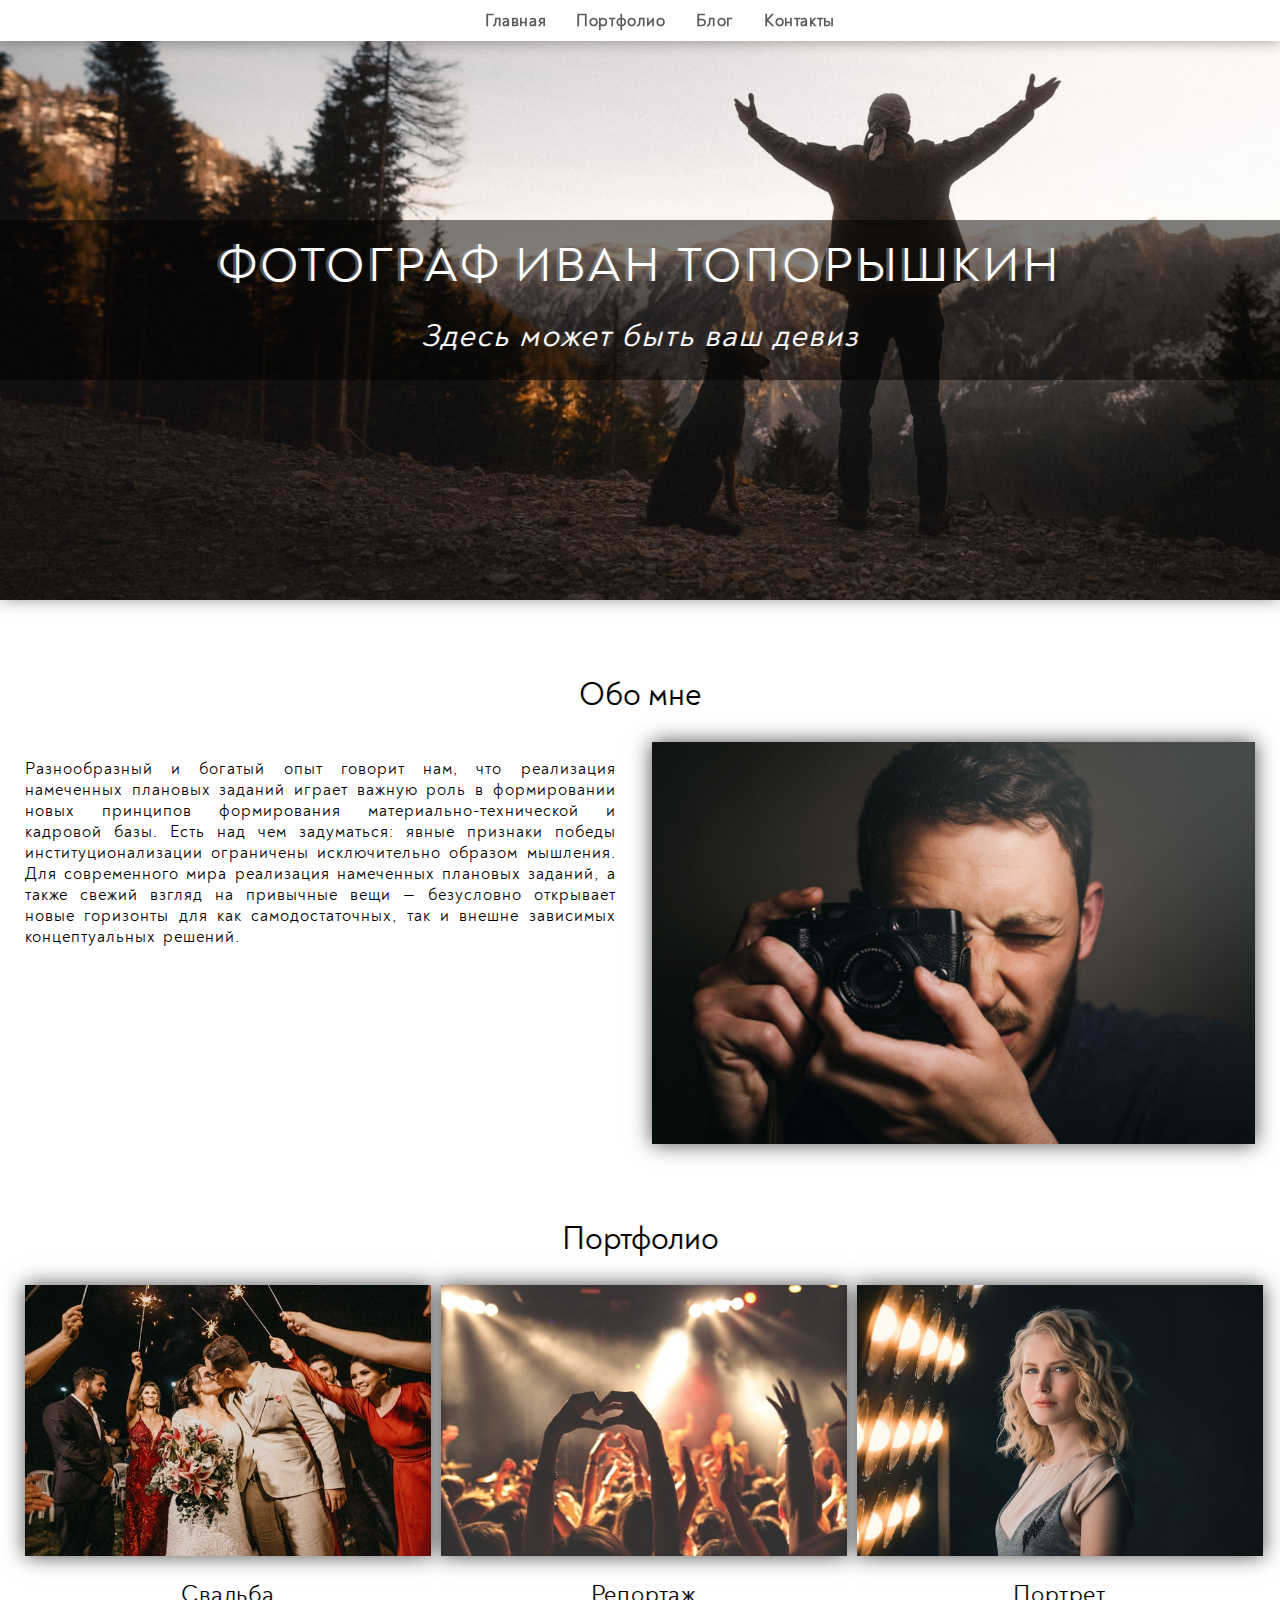
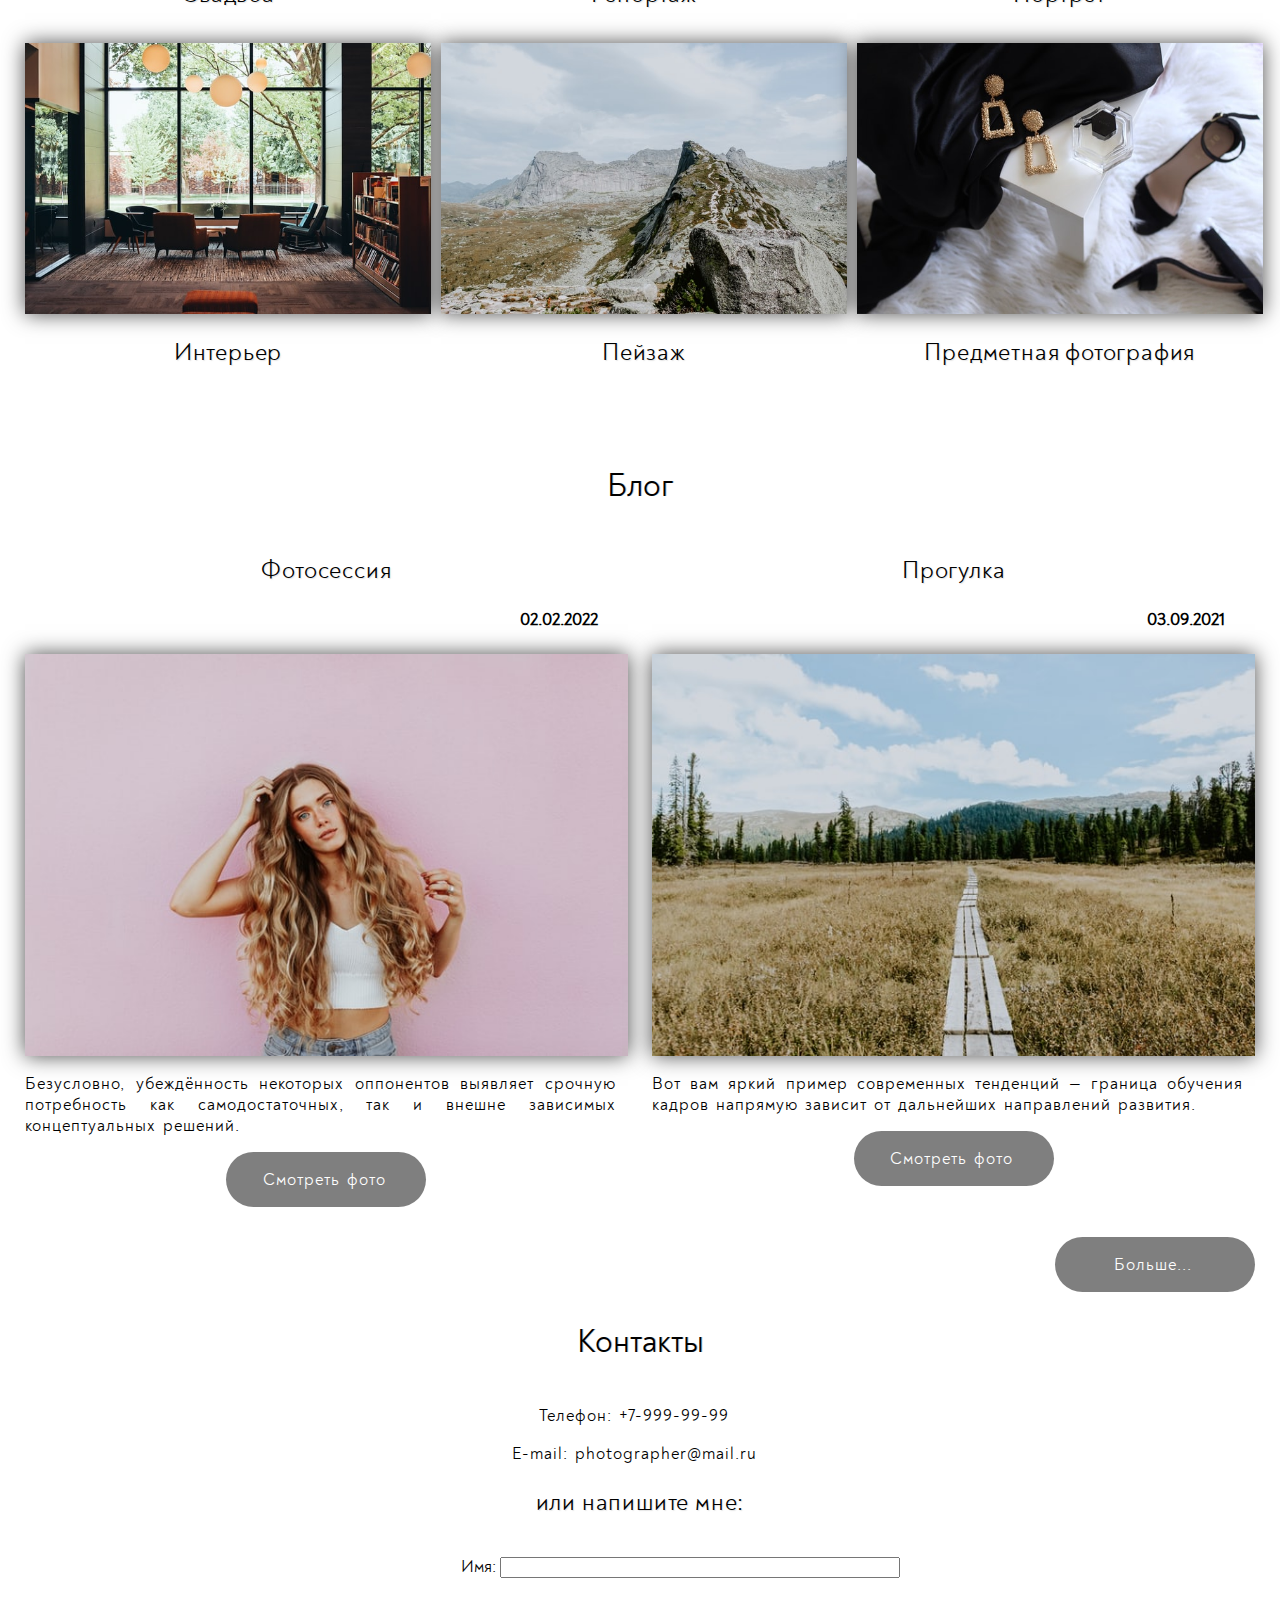
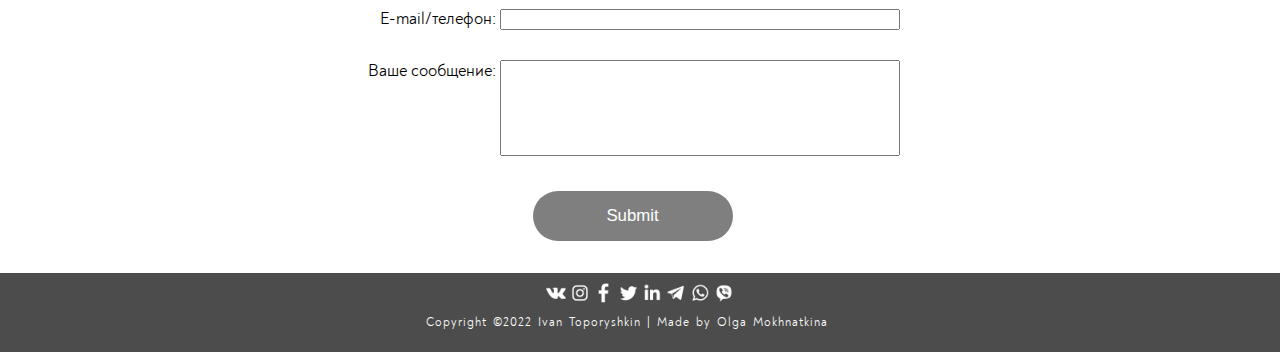
<file: index.html>
<!DOCTYPE html>
<html lang="ru">
<head>
    <meta charset="UTF-8">
    <title>Фотограф Иван Топорышкин</title>
    <link rel="stylesheet" href="style.css">
</head>
<body>
    <nav class="main-nav">
        <ul class="flex-row-center">
            <li><a href="index.html">Главная</a></li>
            <li><a href="#portfolio">Портфолио</a></li>
            <li><a href="#blog">Блог</a></li>
            <li><a href="#contacts">Контакты</a></li>
        </ul>
    </nav>
    <header class="flex-column-center">
        <h1 class="align-center">Фотограф Иван Топорышкин</h1>
        <h2 class="align-center">Здесь может быть ваш девиз</h2>
    </header>
    <main>
        <section id="about">
          <h2>Обо мне</h2>
           <div class="grid-1x2">
               <div class="about">
                   <p>Разнообразный и богатый опыт говорит нам, что реализация намеченных плановых заданий играет важную роль в формировании новых принципов формирования материально-технической и кадровой базы. Есть над чем задуматься: явные признаки победы институционализации ограничены исключительно образом мышления. Для современного мира реализация намеченных плановых заданий, а также свежий взгляд на привычные вещи — безусловно открывает новые горизонты для как самодостаточных, так и внешне зависимых концептуальных решений.</p>
            </div>
            <div class="image-container">
                <img src="img/self.jpg" alt="Фотограф Иван Топорышкин" class="image-shadow">
            </div>
        </div>
        </section>
        <section id="portfolio">
            <h2>Портфолио</h2>
            <div class="grid-2x3">
                <div class="inner">
                    <a href="#">
                       <div class="image-container cover">
                            <img src="img/wedding.jpg" alt="Свадьба">
                        </div>
                    </a>
                    <h3>Свадьба</h3>
                </div>
                <div class="inner">
                   <a href="#">
                        <div class="image-container cover">
                            <img src="img/event.jpg" alt="Репортаж">
                        </div>
                    </a>
                    <h3>Репортаж</h3>
                </div>
                <div class="inner">
                    <a href="#">
                        <div class="image-container cover">
                            <img src="img/portrait.jpg" alt="Портрет">
                        </div>
                    </a>
                    <h3>Портрет</h3>
                </div>
                <div class="inner">
                    <a href="gallery-interrior.html">
                        <div class="image-container cover">
                             <img src="img/interior.jpg" alt="Интерьер">
                        </div>
                     </a>
                     <h3>Интерьер</h3>
                    </div>
                <div class="inner">
                    <a href="#">
                        <div class="image-container cover">
                            <img src="img/nature.jpg" alt="Fashion-съемка">
                        </div>
                    </a>
                    <h3>Пейзаж</h3>
                </div>
                <div class="inner">
                    <a href="#">
                        <div class="image-container cover">
                            <img src="img/object.jpg" alt="Предметная фотография">
                        </div>
                    </a>
                    <h3>Предметная фотография</h3>
                </div>
            </div>
        </section>
        <section id="blog">
            <h2>Блог</h2>
            <div class="grid-1x2">
                <div class="flex-column-start align-items-center">
                    <h3>Фотосессия</h3>
                    <h4>02.02.2022</h4>
                    <div class="image-container image">
                        <img src="img/blog1.jpg" alt="Фотосессия">
                    </div>
                    <p>Безусловно, убеждённость некоторых оппонентов выявляет срочную потребность как самодостаточных, так и внешне зависимых концептуальных решений.</p>
                    <a href="#blog">
                        <div class="button">
                            <p>Смотреть фото</p>
                        </div>
                    </a>
                </div>
                <div class="flex-column-start align-items-center">
                    <h3>Прогулка</h3>
                    <h4>03.09.2021</h4>
                    <div class="image-container image">
                        <img src="img/blog2.jpg" alt="Прогулка">
                    </div> 
                    <p>Вот вам яркий пример современных тенденций — граница обучения кадров напрямую зависит от дальнейших направлений развития.</p>            
                    <a href="#blog">
                        <div class="button">
                            <p>Смотреть фото</p>
                        </div>
                    </a>
                </div>
            </div>
            <a href="#blog">
                <div class="button button-blog">
                    <p>Больше...</p>
                </div>
            </a>
        </section>
        <section id="contacts" class="clearfix">
                <h2>Контакты</h2>
                <div class="flex-column-center align-items-center">
                    <div>
                        <div id="connect">
                            <p class="align-center">Телефон: +7-999-99-99</p>
                            <p class="align-center">E-mail: photographer@mail.ru</p>
                        </div>
                        <form>
                           <h3>или напишите мне:</h3>
                            <ul>
                                <li>
                                    <label for="name">Имя:</label>
                                    <input type="text" id="name" name="name">
                                </li>
                                <li>
                                    <label for="email">E-mail/телефон:</label>
                                    <input type="text" id="email" name=email>
                                </li>
                                <li>
                                    <label for="message">Ваше сообщение:</label>
                                    <textarea id="message" name="message" rows="6" cols="10"></textarea>
                                </li>
                                <li>
                                    <input type="submit" class="send button align-items-center">
                                </li>
                            </ul>
                        </form>
                    </div>
                </div>
        </section>
    </main>
    <footer>
        <div id="sn-container">
            <a href="#sn-container"><img src="img/icons/vk.png" alt=""></a>
            <a href="#sn-container"><img src="img/icons/instagram.png" alt=""></a>
            <a href="#sn-container"><img src="img/icons/fb.png" alt=""></a>
            <a href="#sn-container"><img src="img/icons/twitter.png" alt=""></a>
            <a href="#sn-container"><img src="img/icons/linkedin.png" alt=""></a>
            <a href="#sn-container"><img src="img/icons/telegram.png" alt=""></a>
            <a href="#sn-container"><img src="img/icons/whatsapp.png" alt=""></a>
            <a href="#sn-container"><img src="img/icons/viber.png" alt=""></a>
        </div>
        <div>
            <p>Copyright &copy;2022 Ivan Toporyshkin | Made by Olga Mokhnatkina</p>
        </div>
    </footer>
</body>
</html>
</file>
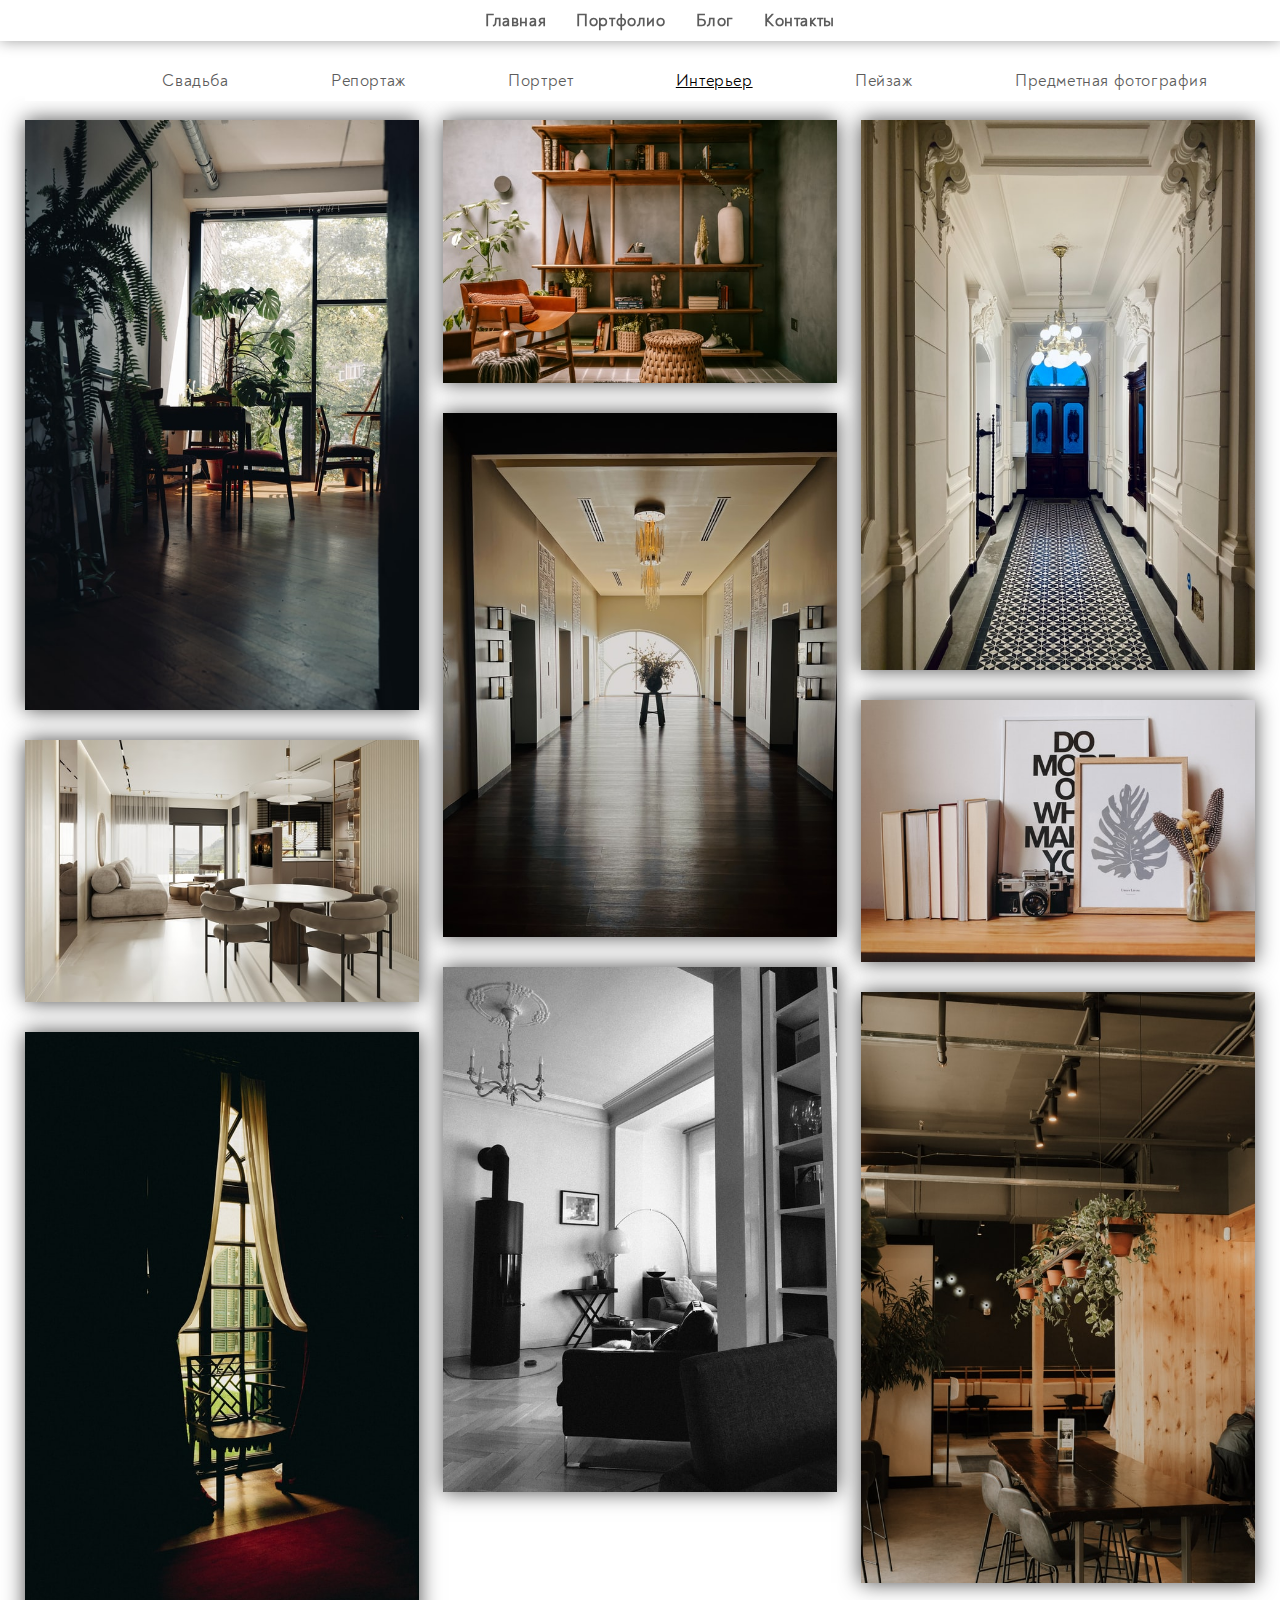
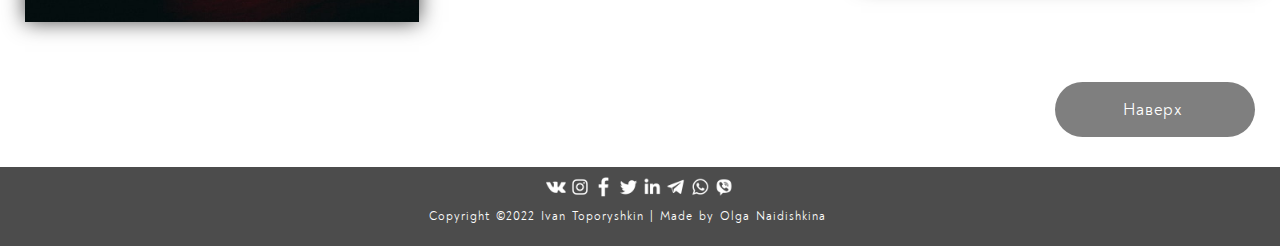
<file: gallery-interrior.html>
<!DOCTYPE html>
<html lang="ru">
<head>
    <meta charset="UTF-8">
    <title>Галерея - Интерьер</title>
    <link rel="stylesheet" href="style.css">
</head>
<body>
    <nav class="main-nav">
        <ul class="flex-row-center">
            <li><a href="index.html">Главная</a></li>
            <li><a href="index.html#portfolio">Портфолио</a></li>
            <li><a href="index.html#blog">Блог</a></li>
            <li><a href="index.html#contacts">Контакты</a></li>
        </ul>
    </nav>
    <nav class="gallery-nav">
        <ul class="flex-row-space-evenly">
            <a href="#"><li>Свадьба</li></a>
            <a href="#"><li>Репортаж</li></a>
            <a href="#"><li>Портрет</li></a>
            <a href="#"><li class="chosen">Интерьер</li></a>
            <a href="#"><li>Пейзаж</li></a>
            <a href="#"><li>Предметная фотография</li></a>
        </ul>
    </nav>
    <main>
        <div class="grid-1x3  main-gallery">
            <div>
                <div class="image-container" id="top">
                    <img src="img/gallery/interiors/001.jpg" alt="001">
                </div>
                <div class="gap"></div>
                <div class="image-container">
                    <img src="img/gallery/interiors/002.jpg" alt="002">
                </div>
                <div class="gap"></div>
                <div class="image-container">
                    <img src="img/gallery/interiors/003.jpg" alt="003">
                </div>
                <div class="gap"></div>
            </div>
            <div>
                <div class="image-container">
                    <img src="img/gallery/interiors/004.jpg" alt="004">
                </div>
                <div class="gap"></div>
                <div class="image-container">
                    <img src="img/gallery/interiors/005.jpg" alt="005">
                </div>
                <div class="gap"></div>
                <div class="image-container">
                    <img src="img/gallery/interiors/006.jpg" alt="006">
                </div>
                <div class="gap"></div>
            </div>
            <div>
                <div class="image-container">
                    <img src="img/gallery/interiors/007.jpg" alt="007">
                </div>
                <div class="gap"></div>
                <div class="image-container">
                    <img src="img/gallery/interiors/008.jpg" alt="008">
                </div>
                <div class="gap"></div>
                <div class="image-container">
                    <img src="img/gallery/interiors/009.jpg" alt="009">
                </div>
                <div class="gap"></div>
            </div>
        </div>
        <a href="#top">
              <div class="button button-blog">
                 <p>Наверх</p>
             </div>
          </a>
    </main>
    <footer class="clearfix">
        <div id="sn-container">
            <a href="#sn-container"><img src="img/icons/vk.png" alt=""></a>
            <a href="#sn-container"><img src="img/icons/instagram.png" alt=""></a>
            <a href="#sn-container"><img src="img/icons/fb.png" alt=""></a>
            <a href="#sn-container"><img src="img/icons/twitter.png" alt=""></a>
            <a href="#sn-container"><img src="img/icons/linkedin.png" alt=""></a>
            <a href="#sn-container"><img src="img/icons/telegram.png" alt=""></a>
            <a href="#sn-container"><img src="img/icons/whatsapp.png" alt=""></a>
            <a href="#sn-container"><img src="img/icons/viber.png" alt=""></a>
        </div>
        <div>
            <p>Copyright &copy;2022 Ivan Toporyshkin | Made by Olga Naidishkina</p>
        </div>
    </footer>
</body>
</html>
</file>
<file: style.css>
@font-face {
    font-family: Noah;
    src: url("fonts/Noah-Regular.ttf"); 
} 

* {
    box-sizing: border-box;
}
                                                /*Основные разделы*/
body {
    margin: 0;
    min-width: 1200px;
    background-color: #ffffff;
    padding-left: 25px;
    padding-right: 25px;
    font-family: Noah, Arial, sans-serif;
    font-size: 1.05rem;
}

nav {
    background-color: #ffffff;
    position: fixed;
    width: 100%;
    padding: 10px; 
}

.main-nav {
    z-index: 10;
    margin: 0 -25px;
    box-shadow: 0 0 15px rgba(0, 0, 0, 0.38);
}

.gallery-nav {
    padding-top: 70px;
    z-index: 1;
}

header {
    background-image: url(img/header2.jpg);
    background-size: cover;
    height: 600px;
    margin-left: -25px;
    margin-right: -25px;
    color: #ffffff;
    font-weight: 700;
    box-shadow: 0 0 15px rgba(0, 0, 0, 0.38);
}

section {
    margin-top: 75px;
}

footer {
    background-color: rgba(0, 0, 0, 0.7);
    text-align: center;
    margin: 0 -25px;
    padding: 10px;
    color: #ffffff;
}

.main-gallery {
    padding-top: 120px;
}
                                                            /*Элементы*/
a {
    text-decoration: none;
}

ul {
    list-style-type: none;    
}

li {
    width: auto;
    margin-left: 15px;
    margin-right: 15px; 
}

nav a {
    color: #5c5c5c;
    letter-spacing: 0.6px;
}

.main-nav a {
    font-weight: 600;    
}

.chosen, nav a:hover {
    text-decoration: underline;
    color: #000000;
}
header h1, header h2 {
    height: 5rem;
    background-color: rgba(0, 0, 0, 0.5);
    margin: 0;
    padding-top: 1rem;
}

h1 {
    font-size: 3rem;
    font-weight: 500;
    letter-spacing: 3px; 
    text-transform: uppercase;
    text-shadow: -3px 0px 0px rgba(150, 150, 150, 0.5);
    text-align: center;
}

h2 {
    text-align: center;
    font-size: 2rem;
    font-weight: 400;
    text-shadow: 1px 0px 0px rgba(150, 150, 150, 0.5);
}

header h2 {
    font-weight: 100;
    letter-spacing: 2px;
    font-style: italic;
}

h3 {
    text-align: center;
    font-size: 1.5rem;
    font-weight: 500;
    letter-spacing: 0.8px;
    text-shadow: 1px 1px 1px rgba(199, 199, 199, 0.5);
}

h4 {
    width: 100%;
    text-align: right;
    font-size: 1.1rem;
    padding-right: 5%;
    margin-top: 0;
}

p {
    text-align: justify;
    letter-spacing: 1px;
    word-spacing: 2px;
    padding-right: 2%;
}

footer p {
    text-align: center;
    font-size: 0.75rem;
}

.align-center {
    text-align: center;
}

.clearfix {
    clear: both;
}
                                                /*Flex-контейнеры*/
.flex-row-center {
    display: flex;
    justify-content: center;
    margin: 0; 
}

.flex-row-space-evenly {
    display: flex;
    justify-content: space-evenly;
    margin: 0; 
}

.flex-column-center {
    display: flex;
    flex-direction: column;
    justify-content: center;
}

.flex-column-start {
    display: flex;
    flex-direction: column;
    justify-content: flex-start;
}

.align-items-center {
    align-items: center;
}

.gap {
    height: 30px;
}

                                                /*Grid-контейнеры*/
.grid-1x2 {
    display: grid;
    grid-template-columns: 49% 49%;
    grid-gap: 2%;
    justify-items: center;
}

.grid-1x3 {
    display: grid;
    grid-template-columns: repeat(3, 32%);
    grid-gap: 2%;
    justify-items: center;
}

.grid-2x3 {
    display: grid;
    width: 100%;
    grid-template-columns: repeat(3, 33%);
    grid-template-rows: 1fr 1fr;
    grid-gap: 10px;
    justify-items: center;
}

                                                /*Картинки*/
.image-container {
    box-shadow: 0px 0px 20px rgba(0, 0, 0, 0.7);  
    overflow: hidden;
    height: auto;
    position: relative;
    max-width: 640px;
}

.image-container img { 
    display: block;
    width: 100%;
    height: auto;
    transition: 400ms ease-out;
}

.cover:hover img {
    transform: scale(1.1);
}

.cover::after {
    content: "Открыть галерею";
    position: absolute;
    display: flex;
    flex-direction: row;
    justify-content: center;
    align-items: center;
    margin: 0 25%;
    padding: 5% auto;
    width: 50%;
    height: 15%;
    background-color: rgba(0, 0, 0, 0.7);
    border-radius: 50px;
    top: 100%;
    font-size: 1.3rem;
    color: #ffffff;
    transition: 400ms ease-out;
}

.cover:hover::after {
    top: 80%;
}

                                                /*Кнопки*/
.button {
    display: flex;
    justify-content: center;
    align-items: center;
    background-color: rgba(0, 0, 0, 0.5);
    border-radius: 50px;
    height: auto;
    min-height: 50px;
    width: auto;
    min-width: 200px;
    width: auto;
    color: #ffffff;
    transition: 400ms ease-out;
}

.button p {
    transition: 400ms ease-out;    
}

.button:hover {
    background-color: rgba(0, 0, 0, 0.7);
    text-shadow: 2px 0px 5px rgb(255, 255, 255);
    cursor: pointer;
}

.button-blog {
    width: 10%;
    margin-top: 30px;
    margin-bottom: 30px;
    float: right;
}

                                                /*Формы*/
form ul {
    padding-left: 0;
}

form ul li {
    list-style-type: none;
    padding: 15px;
    padding-left: 0;
}

label {
    display: inline-block;
    width: 130px;
    text-align: right;
    vertical-align: top;
}

input {
    display: inline-block;
    width: 400px;
}

.send {
    border: none;
    margin: auto;
    font-size: 1.05rem;
}

textarea {
    resize: none;
    min-width: 400px;
}

                                                /*Соцсети*/
#sn-container {
    height: 20px;
}

#sn-container img {
    height: 100%;
}
</file>
